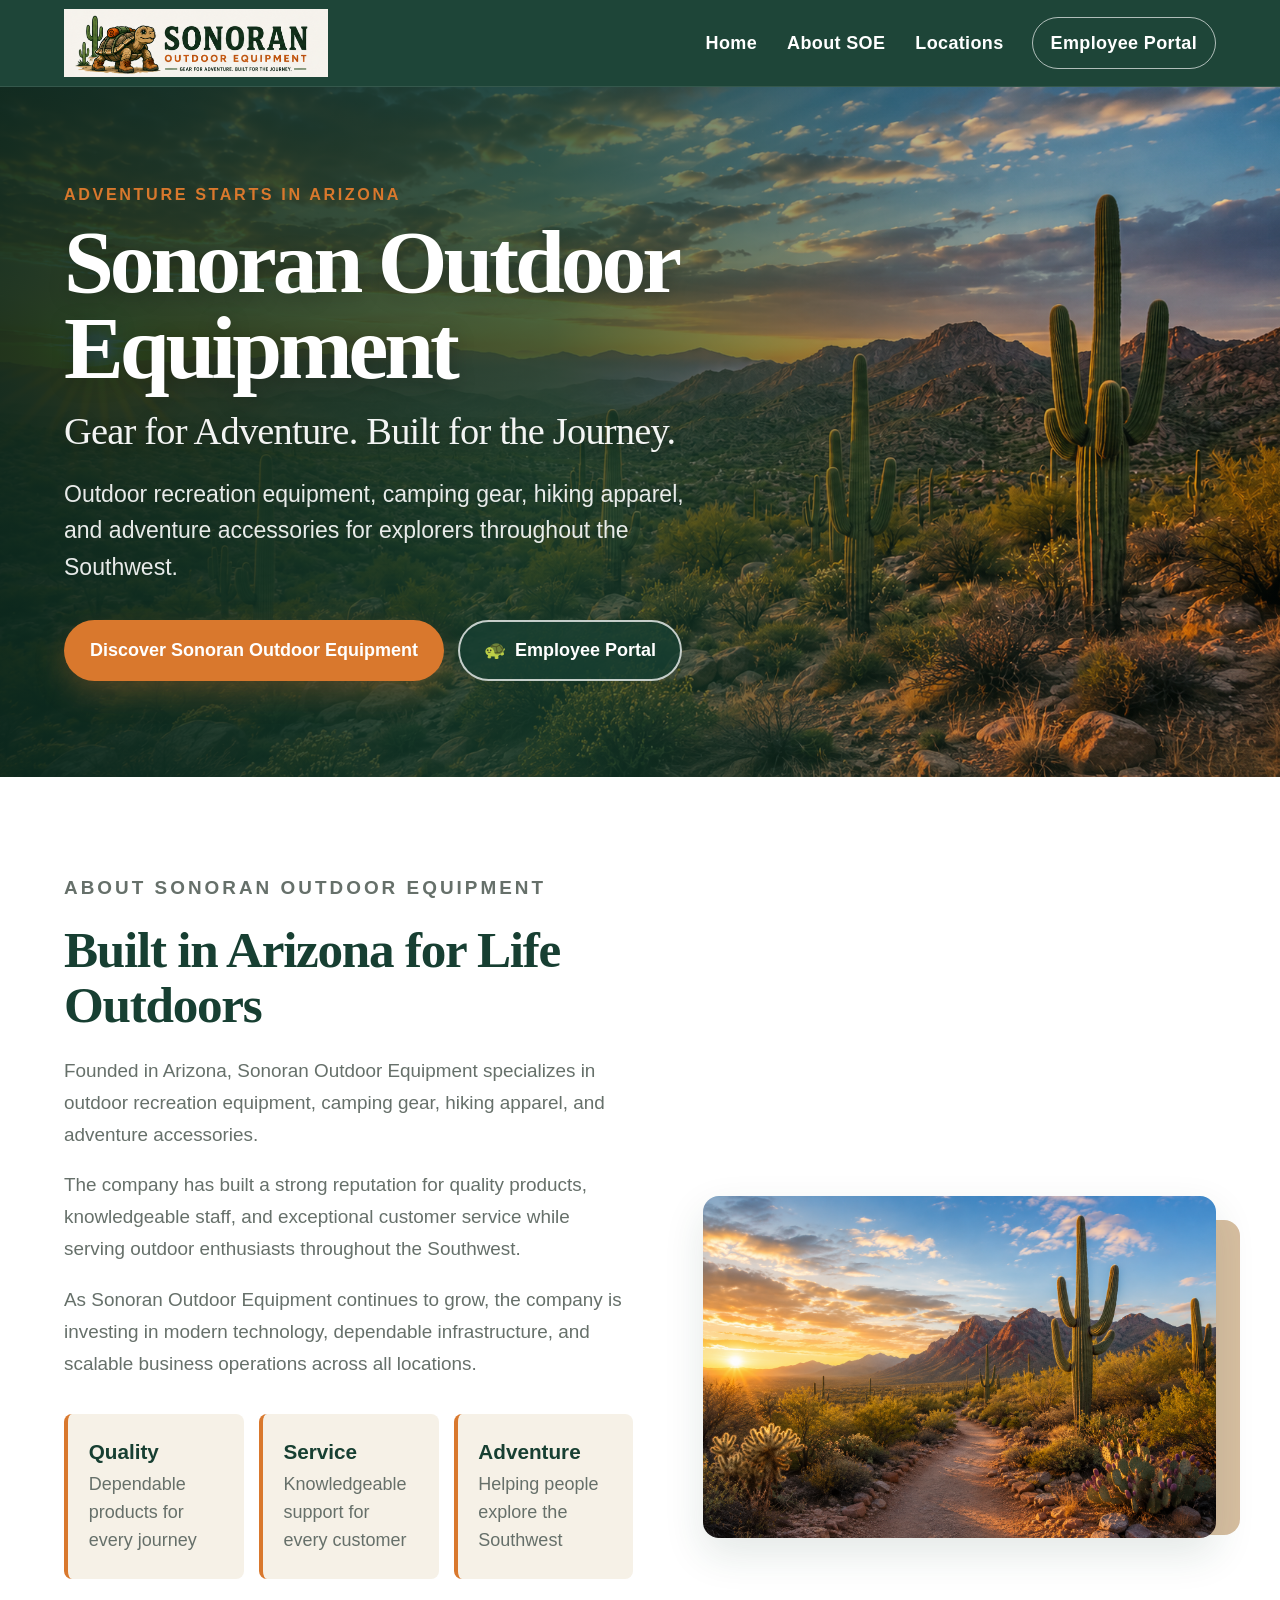
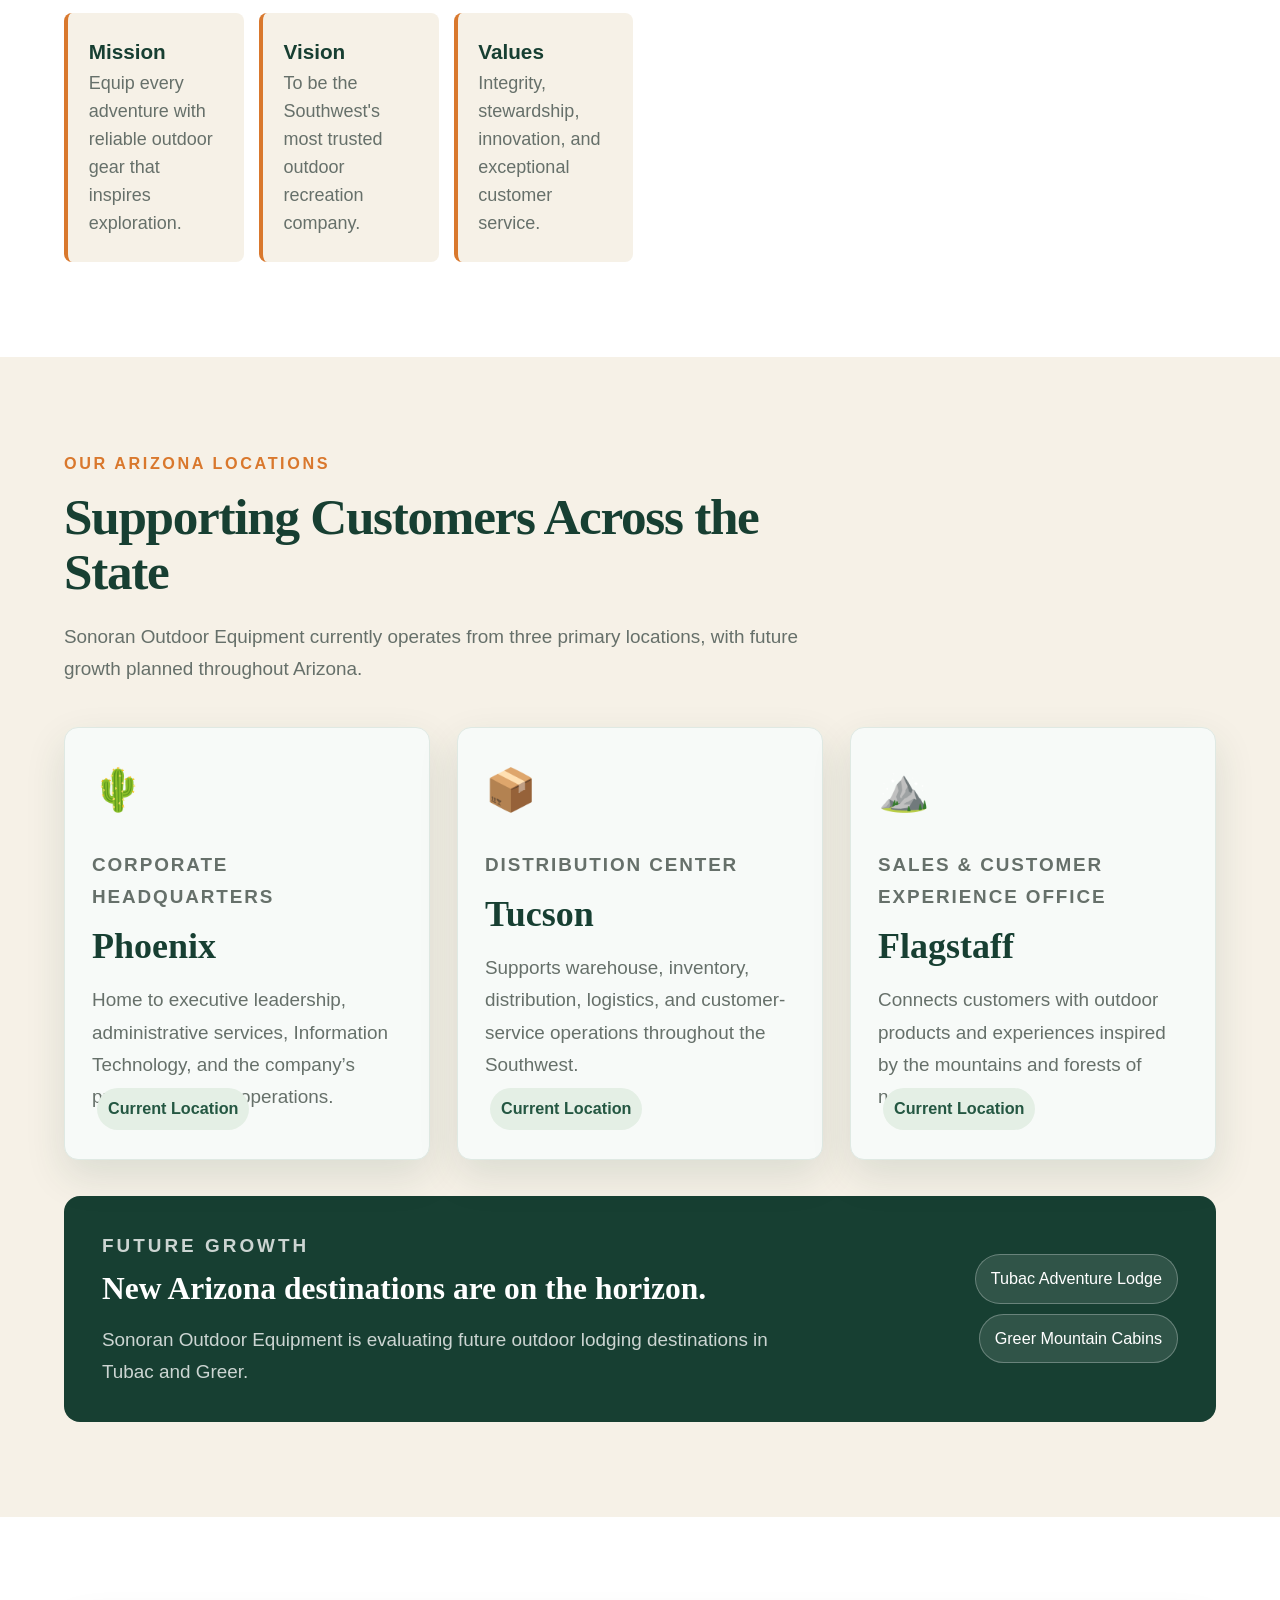
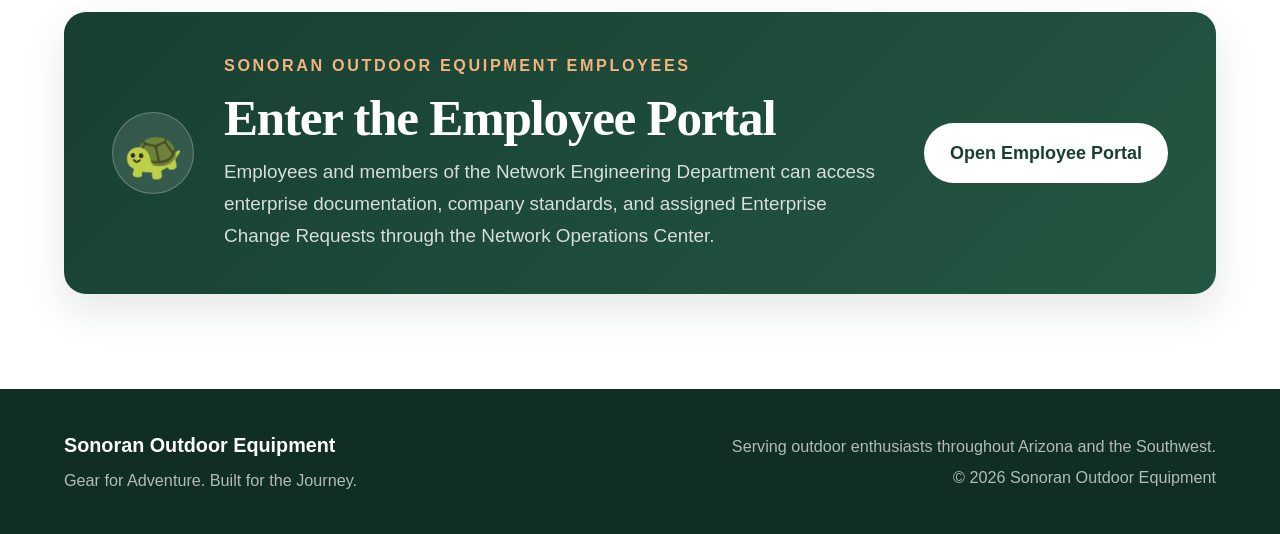
<file: index.html>
<!DOCTYPE html>
<html lang="en">
<head>
    <meta charset="UTF-8">

    <meta name="viewport" content="width=device-width, initial-scale=1.0">

    <meta
        name="description"
        content="Sonoran Outdoor Equipment provides outdoor recreation equipment, camping gear, hiking apparel, and adventure accessories throughout Arizona and the Southwest."
    >

    <title>Sonoran Outdoor Equipment</title>

    <link rel="stylesheet" href="style.css">
</head>

<body>
<a class="skip-link" href="#main-content">Skip to main content</a>
    
<header class="site-header">
    <div class="header-container">

        <a class="brand" href="#home" aria-label="Sonoran Outdoor Equipment home">
            <img
                src="guide-document-header.PNG"
                alt="Sonoran Outdoor Equipment"
                class="brand-logo"
            >
        </a>

        <nav class="main-nav" aria-label="Main navigation">
            <a href="#home">Home</a>
            <a href="#about">About SOE</a>
            <a href="#locations">Locations</a>
            <a class="portal-link" href="employee-portal.html">
                Employee Portal
            </a>
        </nav>

    </div>
</header>


<main id="main-content">

    <section id="home" class="hero">

        <div class="hero-overlay"></div>

        <div class="hero-content">

            <p class="hero-eyebrow">
                Adventure Starts in Arizona
            </p>

            <h1>
                Sonoran Outdoor Equipment 
            </h1>
            <p class="hero-tagline">
                Gear for Adventure. Built for the Journey.
            </p>
            
            <p class="hero-description">
                Outdoor recreation equipment, camping gear, hiking apparel,
                and adventure accessories for explorers throughout the Southwest.
            </p>

            <div class="hero-actions">

                <a class="button button-primary" href="#about">
                    Discover Sonoran Outdoor Equipment
                </a>

                <a class="button button-portal" href="employee-portal.html">
                    <span aria-hidden="true">🐢</span>
                    Employee Portal
                </a>

            </div>

        </div>

    </section>


    <section id="about" class="section about-section">

        <div class="section-container about-grid">

            <div class="about-content">
              
                <p class="section-label">
                    About Sonoran Outdoor Equipment
                </p>

                <h2>
                    Built in Arizona for Life Outdoors
                </h2>

                <p>
                    Founded in Arizona, Sonoran Outdoor Equipment specializes
                    in outdoor recreation equipment, camping gear, hiking apparel,
                    and adventure accessories.
                </p>

                <p>
                    The company has built a strong reputation for quality products,
                    knowledgeable staff, and exceptional customer service while
                    serving outdoor enthusiasts throughout the Southwest.
                </p>

                <p>
                    As Sonoran Outdoor Equipment continues to grow, the company
                    is investing in modern technology, dependable infrastructure,
                    and scalable business operations across all locations.
                </p>

                <div class="value-row">

                    <div class="value-item">
                        <strong>Quality</strong>
                        <span>Dependable products for every journey</span>
                    </div>

                    <div class="value-item">
                        <strong>Service</strong>
                        <span>Knowledgeable support for every customer</span>
                    </div>

                    <div class="value-item">
                        <strong>Adventure</strong>
                        <span>Helping people explore the Southwest</span>
                    </div>

                </div>   <!--end of first value-row quality,service,adventure-->

                <div class="value-row">   <!--start of 2nd value-row mission,vision,values-->

                    <div class="value-item">
                        <strong>Mission</strong>
                        <span>Equip every adventure with reliable outdoor gear that inspires exploration.</span>
                    </div>
                
                    <div class="value-item">
                        <strong>Vision</strong>
                        <span>To be the Southwest's most trusted outdoor recreation company.</span>
                    </div>
                
                    <div class="value-item">
                        <strong>Values</strong>
                        <span>Integrity, stewardship, innovation, and exceptional customer service.</span>
                    </div>

                </div>       <!--close of 2nd value-row mission,vision,values-->
                
            </div>    <!--end of about-content-->
            <div class="overview-image-wrapper">   <!--start image wrapper hiking trail-->
    <img
        src="homepage-hiking-trail.png"
        alt="Sonoran Desert hiking trail with saguaro cacti"
        class="overview-image"
    >
            </div>    <!--end image wrapper hiking trail-->

        </div>   <!--end of grid-->

    </section>


    <section id="locations" class="section locations-section">

        <div class="section-container">

            <div class="section-heading">

                <p class="section-label">
                    Our Arizona Locations
                </p>

                <h2>
                    Supporting Customers Across the State
                </h2>

                <p>
                    Sonoran Outdoor Equipment currently operates from three
                    primary locations, with future growth planned throughout Arizona.
                </p>

            </div>

            <div class="location-grid">

                <article class="location-card">

                    <div class="location-icon" aria-hidden="true">
                        🌵
                    </div>

                    <p class="location-type">
                        Corporate Headquarters
                    </p>

                    <h3>
                        Phoenix
                    </h3>

                    <p>
                        Home to executive leadership, administrative services,
                        Information Technology, and the company’s primary business operations.
                    </p>

                    <span class="location-status">
                        Current Location
                    </span>

                </article>


                <article class="location-card">

                    <div class="location-icon" aria-hidden="true">
                        📦
                    </div>

                    <p class="location-type">
                        Distribution Center
                    </p>

                    <h3>
                        Tucson
                    </h3>

                    <p>
                        Supports warehouse, inventory, distribution, logistics,
                        and customer-service operations throughout the Southwest.
                    </p>

                    <span class="location-status">
                        Current Location
                    </span>

                </article>


                <article class="location-card">

                    <div class="location-icon" aria-hidden="true">
                        ⛰️
                    </div>

                    <p class="location-type">
                        Sales & Customer Experience Office
                    </p>

                    <h3>
                        Flagstaff
                    </h3>

                    <p>
                        Connects customers with outdoor products and experiences
                        inspired by the mountains and forests of northern Arizona.
                    </p>

                    <span class="location-status">
                        Current Location
                    </span>

                </article>

            </div>

            <div class="future-growth">

                <div>
                    <p class="section-label">
                        Future Growth
                    </p>

                    <h3>
                        New Arizona destinations are on the horizon.
                    </h3>

                    <p>
                        Sonoran Outdoor Equipment is evaluating future outdoor
                        lodging destinations in Tubac and Greer.
                    </p>
                </div>

                <div class="future-location-list">
                    <span>Tubac Adventure Lodge</span>
                    <span>Greer Mountain Cabins</span>
                </div>

            </div>

        </div>

    </section>


    <section class="section employee-section">

        <div class="section-container">

            <div class="employee-panel">

                <div class="pace-mark" aria-hidden="true">
                    🐢
                </div>

                <div class="employee-copy">

                    <p class="section-label section-label-light">
                        Sonoran Outdoor Equipment Employees
                    </p>

                    <h2>
                        Enter the Employee Portal
                    </h2>

                    <p>
                        Employees and members of the Network Engineering Department
                        can access enterprise documentation, company standards,
                        and assigned Enterprise Change Requests through the
                        Network Operations Center.
                    </p>

                </div>

                <div class="employee-action">

                    <a class="button button-light" href="employee-portal.html">
                        Open Employee Portal
                    </a>

                </div>

            </div>

        </div>

    </section>

</main>


<footer class="site-footer">

    <div class="footer-container">

        <div>
            <strong>Sonoran Outdoor Equipment</strong>
            <p>Gear for Adventure. Built for the Journey.</p>
        </div>

        <div class="footer-right">
            <p>Serving outdoor enthusiasts throughout Arizona and the Southwest.</p>
            <p>&copy; 2026 Sonoran Outdoor Equipment</p>
        </div>

    </div>

</footer>

</body>
</html>
</file>
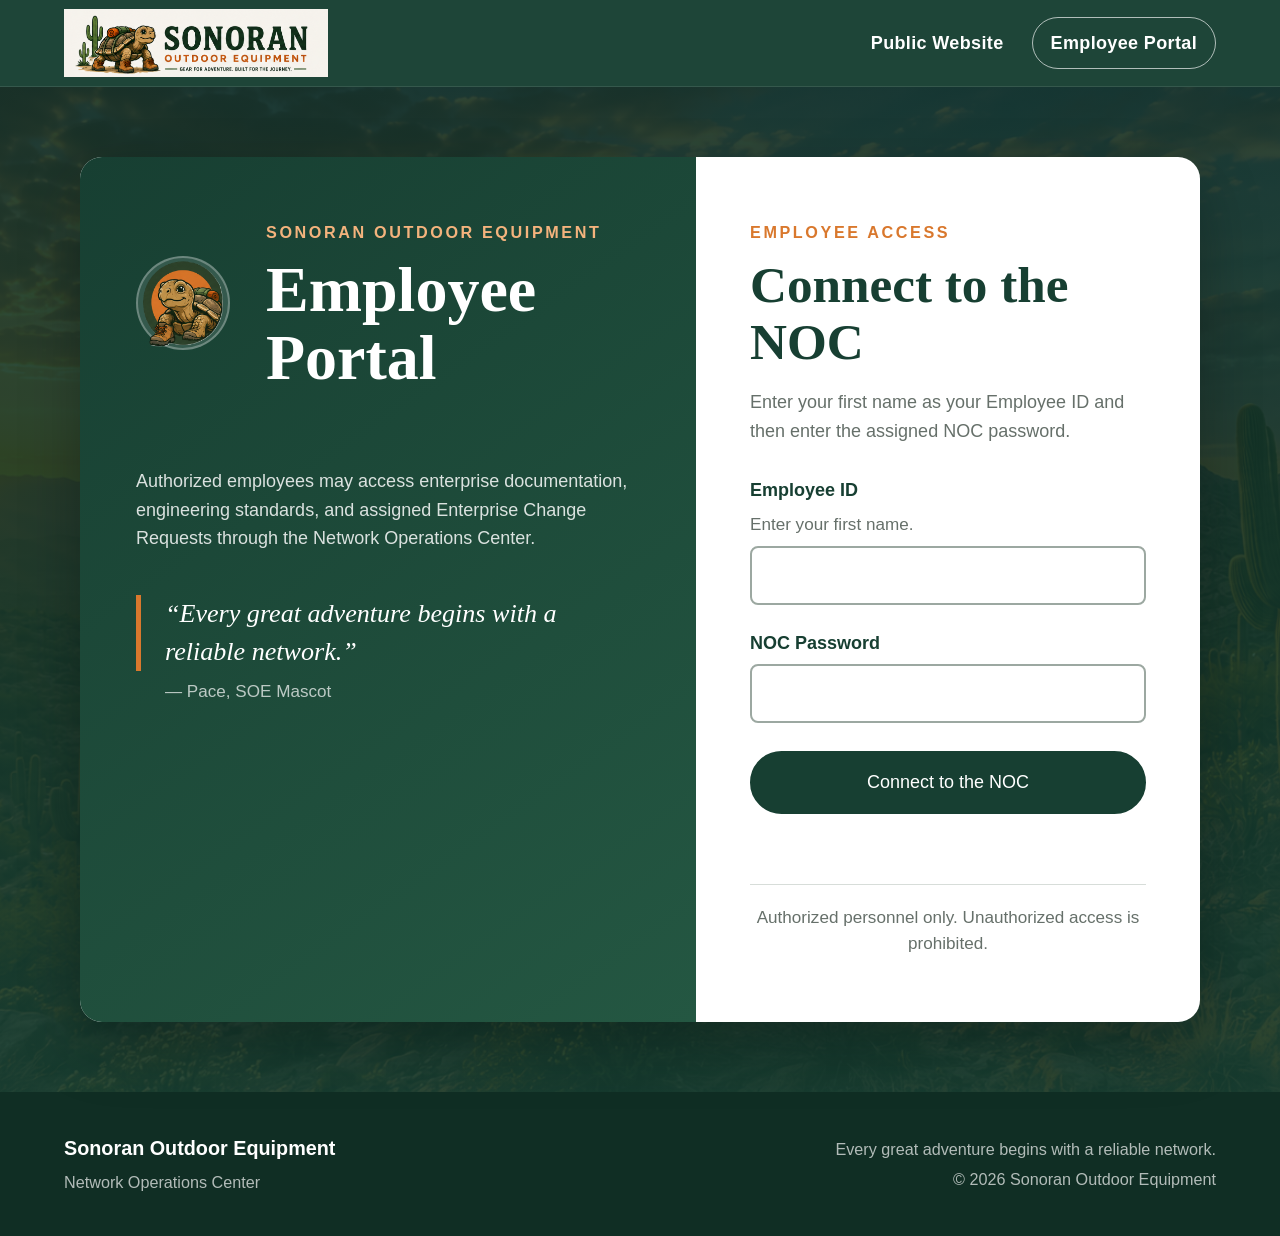
<file: employee-portal.html>
<!DOCTYPE html>
<html lang="en">
<head>
    <meta charset="UTF-8">

    <meta name="viewport" content="width=device-width, initial-scale=1.0">

    <meta
        name="description"
        content="Sonoran Outdoor Equipment Employee Portal and Network Operations Center."
    >

    <title>Employee Portal | Sonoran Outdoor Equipment</title>

    <link rel="stylesheet" href="style.css">
</head>

<body class="portal-body">

<a class="skip-link" href="#main-content">Skip to main content</a>

<header class="site-header">
    <div class="header-container">

        <a
            class="brand"
            href="index.html"
            aria-label="Return to the Sonoran Outdoor Equipment homepage"
        >
            <img
                src="guide-document-header.PNG"
                alt="Sonoran Outdoor Equipment"
                class="brand-logo"
            >
        </a>

        <nav class="main-nav" aria-label="Employee portal navigation">
            <a href="index.html">Public Website</a>
            <a class="portal-link" href="employee-portal.html">
                Employee Portal
            </a>
        </nav>

    </div>
</header>


<main id="main-content">

    <!-- Employee Portal Login -->
    <section id="login-screen" class="portal-login-section">

        <div class="portal-login-container">

            <div class="portal-welcome-panel">

           <div class="portal-header">

    <div class="pace-login-mark">
        <img src="pace-round-green-background.PNG"
             alt="Sonoran Outdoor Equipment Logo"
             class="portal-logo">
    </div>

    <div class="portal-title">

        <p class="portal-eyebrow">
            Sonoran Outdoor Equipment
        </p>

        <h1>
            Employee Portal
        </h1>

    </div>

</div>

                <p class="portal-introduction">
                    Authorized employees may access enterprise documentation,
                    engineering standards, and assigned Enterprise Change Requests
                    through the Network Operations Center.
                </p>

                <blockquote class="pace-quote">
                    “Every great adventure begins with a reliable network.”
                </blockquote>

                <p class="pace-attribution">
                    — Pace, SOE Mascot
                </p>

            </div>


            <div class="login-card">

                <p class="section-label">
                    Employee Access
                </p>

                <h2>
                    Connect to the NOC
                </h2>

                <p class="login-instructions">
                    Enter your first name as your Employee ID and then enter
                    the assigned NOC password.
                </p>

                <form id="portal-login-form">

                    <div class="form-group">

                        <label for="employee-name">
                            Employee ID
                        </label>

                        <span class="field-help" id="employee-name-help">
                            Enter your first name.
                        </span>

                        <input
                            type="text"
                            id="employee-name"
                            name="employee-name"
                            autocomplete="given-name"
                            aria-describedby="employee-name-help"
                            required
                        >

                    </div>


                    <div class="form-group">

                        <label for="noc-password">
                            NOC Password
                        </label>

                        <input
                            type="password"
                            id="noc-password"
                            name="noc-password"
                            autocomplete="current-password"
                            required
                        >

                    </div>


                    <button class="button login-button" type="submit">
                        Connect to the NOC
                    </button>


                    <p
                        id="login-message"
                        class="login-message"
                        role="status"
                        aria-live="polite"
                    ></p>

                </form>

                <p class="portal-notice">
                    Authorized personnel only. Unauthorized access is prohibited.
                </p>

            </div>

        </div>

    </section>


    <!-- Network Operations Center -->
    <section id="noc-screen" class="noc-screen" hidden>

        <div class="noc-banner">

            <div class="section-container noc-banner-content">

                <p class="portal-eyebrow">
                    Sonoran Outdoor Equipment
                </p>

                <h1>
                    Network Operations Center
                </h1>

                <p class="noc-welcome">
                    Welcome, <span id="employee-welcome-name">Junior Network Engineer</span>!
                </p>

                <p>
                    You are connected to the Sonoran Outdoor Equipment Network
                    Operations Center. Use this portal to access enterprise
                    documentation and assigned Enterprise Change Requests.
                </p>

            </div>   <!--END: NOC Banner Content-->

        </div>     <!--END: NOC Banner-->


<section class="orientation-section" id="network-engineer-orientation">
    <div class="orientation-heading">
        <p class="section-label">Employee Onboarding</p>
        <h2>Network Engineer Orientation</h2>
        <p>
            Welcome to the Sonoran Outdoor Equipment Enterprise Infrastructure team.
            Review each orientation section before beginning your first Enterprise
            Change Request.
        </p>
    </div>

    <div class="orientation-accordion">

        <!-- Company Overview -->
        <details class="orientation-card" open>
            <summary>
                <span class="orientation-icon" aria-hidden="true">🏢</span>

                <span class="orientation-title">
                    <span>Company Overview</span>
                    <small>Learn about Sonoran Outdoor Equipment and its locations.</small>
                </span>

                <span class="accordion-arrow" aria-hidden="true"></span>
            </summary>

            <div class="orientation-content">
                <p>
                    Sonoran Outdoor Equipment is an Arizona-based retailer specializing
                    in hiking, camping, climbing, and outdoor recreation equipment.
                    The company relies on a secure and dependable enterprise network
                    to support employees, customers, inventory systems, sales operations,
                    and communication between locations.
                </p>

                <p>
                    The company operates three locations across Arizona. The Phoenix
                    Headquarters provides centralized business and technology services,
                    including the company’s Internet connection. The Tucson Distribution
                    Center supports inventory and shipping operations, while the Flagstaff
                    Sales Retail Store serves customers in northern Arizona.
                </p>

                <figure class="locations-figure">
                    <img
                        src="soe-locations.png"
                        alt="Map of Arizona showing Sonoran Outdoor Equipment Headquarters in Phoenix, Distribution Center in Tucson, and Sales Retail Store in Flagstaff. The Internet connection enters through the Phoenix Headquarters."
                    >

                    <figcaption>
                        Sonoran Outdoor Equipment operates three connected locations
                        throughout Arizona.
                    </figcaption>
                </figure>

                <div class="location-grid">
                    <article class="location-card">
                        <h3>Headquarters</h3>
                        <p class="location-city">Phoenix, Arizona</p>
                        <p>
                            Corporate leadership, Information Technology, finance,
                            human resources, and centralized Internet services.
                        </p>
                    </article>

                    <article class="location-card">
                        <h3>Distribution Center</h3>
                        <p class="location-city">Tucson, Arizona</p>
                        <p>
                            Inventory management, warehouse operations, shipping,
                            receiving, and regional product distribution.
                        </p>
                    </article>

                    <article class="location-card">
                        <h3>Sales Retail Store</h3>
                        <p class="location-city">Flagstaff, Arizona</p>
                        <p>
                            Customer sales, product demonstrations, point-of-sale
                            services, and local inventory management.
                        </p>
                    </article>
                </div>
            </div>
        </details>

        <!-- Business Needs -->
        <details class="orientation-card">
            <summary>
                <span class="orientation-icon" aria-hidden="true">📊</span>

                <span class="orientation-title">
                    <span>Business Needs</span>
                    <small>Understand what the enterprise network must support.</small>
                </span>

                <span class="accordion-arrow" aria-hidden="true"></span>
            </summary>

            <div class="orientation-content">
                <p>
                    Sonoran Outdoor Equipment depends on its network infrastructure
                    to keep business operations running across all three locations.
                </p>

                <ul class="orientation-list">
                    <li>Reliable communication between company locations</li>
                    <li>Secure access to business systems and company resources</li>
                    <li>Real-time inventory and warehouse management</li>
                    <li>Dependable retail and point-of-sale operations</li>
                    <li>Centralized Internet access and network services</li>
                    <li>Remote monitoring and management of network devices</li>
                    <li>Scalable infrastructure that supports future growth</li>
                    <li>Business continuity during equipment or connection failures</li>
                </ul>
            </div>
        </details>

        <!-- Network Goals -->
        <details class="orientation-card">
            <summary>
                <span class="orientation-icon" aria-hidden="true">🎯</span>

                <span class="orientation-title">
                    <span>Network Goals</span>
                    <small>Review the priorities guiding the network modernization project.</small>
                </span>

                <span class="accordion-arrow" aria-hidden="true"></span>
            </summary>

            <div class="orientation-content">
                <p>
                    The Enterprise Infrastructure team is modernizing the company
                    network to improve security, reliability, visibility, and scalability.
                </p>

                <ul class="orientation-list">
                    <li>Provide IPv4 and IPv6 connectivity throughout the enterprise</li>
                    <li>Implement scalable dynamic routing between locations</li>
                    <li>Segment users and services with VLANs and access controls</li>
                    <li>Provide resilient gateways and redundant network services</li>
                    <li>Secure administrative access to infrastructure devices</li>
                    <li>Support centralized Internet access through Headquarters</li>
                    <li>Improve network monitoring and troubleshooting capabilities</li>
                    <li>Prepare the infrastructure for new departments and locations</li>
                </ul>
            </div>
        </details>

        <!-- Junior Network Engineer Role -->
        <details class="orientation-card">
            <summary>
                <span class="orientation-icon" aria-hidden="true">🧑‍💻</span>

                <span class="orientation-title">
                    <span>Your Role as a Junior Network Engineer</span>
                    <small>Learn what is expected of you on the infrastructure team.</small>
                </span>

                <span class="accordion-arrow" aria-hidden="true"></span>
            </summary>

            <div class="orientation-content">
                <p>
                    You have joined Sonoran Outdoor Equipment as a Junior Network
                    Engineer assigned to the Enterprise Infrastructure team. You will
                    work under the direction of senior engineers to implement and
                    validate approved network changes.
                </p>

                <ul class="orientation-list">
                    <li>Review each Enterprise Change Request before implementation</li>
                    <li>Configure routers, switches, and enterprise network services</li>
                    <li>Follow approved addressing, naming, and security standards</li>
                    <li>Verify connectivity before and after every network change</li>
                    <li>Use show commands and testing tools to validate operation</li>
                    <li>Troubleshoot unexpected results without making unauthorized changes</li>
                    <li>Document completed work and record validation evidence</li>
                    <li>Escalate unresolved risks or outages to senior engineering staff</li>
                </ul>

                <div class="orientation-callout">
                    <strong>Your responsibility:</strong>
                    Every course project represents work performed within a realistic
                    enterprise environment. Accuracy, documentation, validation, and
                    professional change-management practices are essential.
                </div>
            </div>
        </details>

        <!-- Enterprise Change Request Process -->
        <details class="orientation-card">
            <summary>
                <span class="orientation-icon" aria-hidden="true">📋</span>

                <span class="orientation-title">
                    <span>Enterprise Change Request Process</span>
                    <small>Follow the approved workflow for every network change.</small>
                </span>

                <span class="accordion-arrow" aria-hidden="true"></span>
            </summary>

            <div class="orientation-content">
                <p>
                    Network changes must be planned, approved, implemented, tested,
                    and documented. Each Enterprise Change Request follows the same
                    structured process.
                </p>

                <ol class="change-process">
                    <li>
                        <span class="process-number">1</span>
                        <div>
                            <h3>Review the Business Need</h3>
                            <p>
                                Understand the operational problem, technical requirement,
                                or expansion need driving the change.
                            </p>
                        </div>
                    </li>

                    <li>
                        <span class="process-number">2</span>
                        <div>
                            <h3>Review the Approved Change</h3>
                            <p>
                                Examine the scope, implementation requirements,
                                affected devices, risks, and validation criteria.
                            </p>
                        </div>
                    </li>

                    <li>
                        <span class="process-number">3</span>
                        <div>
                            <h3>Record the Current State</h3>
                            <p>
                                Complete required pre-change verification and document
                                the condition of the network before making changes.
                            </p>
                        </div>
                    </li>

                    <li>
                        <span class="process-number">4</span>
                        <div>
                            <h3>Implement the Change</h3>
                            <p>
                                Apply only the approved configurations and follow
                                the required implementation sequence.
                            </p>
                        </div>
                    </li>

                    <li>
                        <span class="process-number">5</span>
                        <div>
                            <h3>Validate Network Operation</h3>
                            <p>
                                Use connectivity tests, show commands, and technical
                                evidence to confirm that the change works as intended.
                            </p>
                        </div>
                    </li>

                    <li>
                        <span class="process-number">6</span>
                        <div>
                            <h3>Document and Close the Change</h3>
                            <p>
                                Save required evidence, update documentation, and
                                complete the Enterprise Validation Assessment.
                            </p>
                        </div>
                    </li>
                </ol>
            </div>
        </details>
        
    </div>
</section>

<!-- Enterprise Documentation -->
<section class="resource-section">

    <div class="section-container">   
 
<div class="resource-section-heading"> <!--create section heading for engineering resources-->

    <p class="section-label">
        Engineering Resources
    </p>

    <h2 class="portal-section-title">
    Enterprise Documentation
    </h2>

    <p>
        Review the engineering standards, planning documents, and other
        enterprise resources before implementing an approved network change.
    </p>

</div>   <!--close the Engineering Resources heading section-->

<div class="document-grid">
         
                    <article class="document-card">

                        <p class="document-type">
                            Required Standard
                        </p>

                        <h3>
                            Enterprise Network Standards Guide
                        </h3>

                        <p>
                            Review enterprise naming conventions, VLAN standards,
                            security requirements, device standards, and
                            documentation expectations.
                        </p>

                        <a class="button button-primary" 
                            href="downloads/SOE - Enterprise_Network_Standards_Guide.docx"
                            download
                        >
                            Download Standards Guide
                        </a>

                    </article>


                    <article class="document-card">

                        <p class="document-type">
                            Required Planning Document
                        </p>

                        <h3>
                            Enterprise IP Addressing Plan
                        </h3>

                        <p>
                            Develop and maintain the enterprise IPv4, IPv6, VLSM,
                            VLAN, interface, and default-gateway assignments.
                        </p>

                        <a class="button button-primary" 
                            href="downloads/SOE - Enterprise_IP_Address_Plan.docx"
                            download
                        >
                            Download Addressing Plan
                        </a>

                    </article>

<article class="document-card">

    <p class="document-type">
        Required Packet Tracer Activity
    </p>

    <h3>
        SOE Technician Initial Deployment
    </h3>

    <p>
        Download the initial enterprise Packet Tracer activity used to complete
        ECR-001 and ECR-002.
    </p>

    <a class="button button-primary"
        href="downloads/SOE_Technician_Initial_Deployment.pka"
        download
    >
        Download Packet Tracer Activity
    </a>

</article>

    
                </div>   <!-- END: Document Grid -->

            </div>      <!--END: Enterprise Documentation Container -->

        </section>    <!--Enterprise documentation section ends-->


        <section class="section noc-ecr-section">    <!--Open ECR documentation section-->

            <div class="section-container">

                <p class="section-label">
                    Network Engineering Department
                </p>

                <h2 class="portal-section-title">
                    Open Enterprise Change Requests
                </h2>

                <p class="noc-section-intro">
                    Select the assigned change request, review the business
                    requirements, and complete the approved implementation.
                </p>


                <div class="ecr-grid">

                    <article class="ecr-card">
                        <span class="ticket-status">Open</span>
                        <p class="ticket-number">ECR-001</p>
                        <h3>Enterprise Network Foundation</h3>
                        <a class="button ticket-button" href="downloads/SOE - ECR-001 - Initial Deployment.docx">
                            Download Change Request
                        </a>
                    </article>


                    <article class="ecr-card">
                        <span class="ticket-status">Open</span>
                        <p class="ticket-number">ECR-002</p>
                        <h3>IPv6 Enterprise Deployment</h3>
                        <a class="button ticket-button" href="downloads/SOE - ECR-002 - IPv6 Address Deployment.docx">
                            Download Change Request
                        </a>
                    </article>


                    <article class="ecr-card">
                        <span class="ticket-status">Open</span>
                        <p class="ticket-number">ECR-003</p>
                        <h3>OSPFv2 Enterprise Migration</h3>
                        <a class="button ticket-button" href="downloads/SOE - ECR-003 - OSPFv2.docx">
                            Download Change Request
                        </a>
                    </article>


                    <article class="ecr-card">
                        <span class="ticket-status">Open</span>
                        <p class="ticket-number">ECR-004</p>
                        <h3>OSPFv3 IPv6 Deployment</h3>
                        <a class="button ticket-button" href="downloads/SOE - ECR-004 - OSPFv3.docx">
                            Download Change Request
                        </a>
                    </article>


                    <article class="ecr-card">
                        <span class="ticket-status">Open</span>
                        <p class="ticket-number">ECR-005</p>
                        <h3>Enterprise Layer 2 Security</h3>
                        <a class="button ticket-button" href="downloads/SOE - ECR-005 - Secure Network Access.docx ">
                            Download Change Request
                        </a>
                    </article>


                    <article class="ecr-card">
                        <span class="ticket-status">Open</span>
                        <p class="ticket-number">ECR-006</p>
                        <h3>DHCP and Stateless DHCPv6 Deployment</h3>
                        <a class="button ticket-button" href="downloads/SOE - ECR-006 - DHCP.docx">
                            Download Change Request
                        </a>
                    </article>


                    <article class="ecr-card">
                        <span class="ticket-status">Open</span>
                        <p class="ticket-number">ECR-007</p>
                        <h3>Enterprise Access Control Lists</h3>
                        <a class="button ticket-button" href="downloads/SOE - ECR-007 - ACLs.docx">
                            Download Change Request
                        </a>
                    </article>


                    <article class="ecr-card">
                        <span class="ticket-status">Open</span>
                        <p class="ticket-number">ECR-008</p>
                        <h3>Enterprise Network Expansion</h3>
                        <a class="button ticket-button" href="downloads/SOE - ECR-008 - HSRP.docx">
                            Download Change Request
                        </a>
                    </article>


                    <article class="ecr-card">
                        <span class="ticket-status">Open</span>
                        <p class="ticket-number">ECR-009</p>
                        <h3>Network Address Translation</h3>
                        <a class="button ticket-button" href="downloads/SOE - ECR-009 - PAT.docx">
                            Download Change Request
                        </a>
                    </article>


                    <article class="ecr-card">
                        <span class="ticket-status">Open</span>
                        <p class="ticket-number">ECR-010</p>
                        <h3>Enterprise WAN Deployment</h3>
                        <a class="button ticket-button" href="downloads/SOE - ECR-010 - WAN.docx">
                            Download Change Request
                        </a>
                    </article>


                    <article class="ecr-card">
                        <span class="ticket-status">Open</span>
                        <p class="ticket-number">ECR-011</p>
                        <h3>GRE Tunnel Deployment</h3>
                        <a class="button ticket-button" href="downloads/SOE - ECR-011 - GRE.docx">
                            Download Change Request
                        </a>
                    </article>

                    
                    <article class="ecr-card">
                        <span class="ticket-status">Open</span>
                        <p class="ticket-number">ECR-012</p>
                        <h3>Enterprise Network Management</h3>
                        <a class="button ticket-button" href="downloads/SOE - ECR-012 - Network Management.docx">
                            Download Change Request
                        </a>
                    </article>

                </div>    <!--END: ECR Card Grid-->

            </div>       <!--END: ECR Section Container-->

        </section>    <!--END: Open Enterprise Change Requests-->

    </section>     <!--END: Protected Network Operations Center-->

</main>


<footer class="site-footer">

    <div class="footer-container">

        <div>
            <strong>Sonoran Outdoor Equipment</strong>
            <p>Network Operations Center</p>
        </div>

        <div class="footer-right">
            <p>Every great adventure begins with a reliable network.</p>
            <p>&copy; 2026 Sonoran Outdoor Equipment</p>
        </div>

    </div>

</footer>


<script>
    const loginForm = document.getElementById("portal-login-form");
    const employeeNameInput = document.getElementById("employee-name");
    const passwordInput = document.getElementById("noc-password");
    const loginMessage = document.getElementById("login-message");
    const loginScreen = document.getElementById("login-screen");
    const nocScreen = document.getElementById("noc-screen");
    const welcomeName = document.getElementById("employee-welcome-name");

    loginForm.addEventListener("submit", function (event) {
        event.preventDefault();

        const employeeName = employeeNameInput.value.trim();
        const nocPassword = passwordInput.value;

        if (employeeName === "") {
            loginMessage.textContent =
                "Please enter your first name as your Employee ID.";

            employeeNameInput.focus();
            return;
        }

        if (nocPassword.toLowerCase() !== "pace") {
            loginMessage.textContent =
                "The NOC password could not be verified. Please try again.";

            passwordInput.value = "";
            passwordInput.focus();
            return;
        }

        loginMessage.textContent =
            "Connection established. Loading the Network Operations Center.";

        welcomeName.textContent = employeeName;

        window.setTimeout(function () {
            loginScreen.hidden = true;
            nocScreen.hidden = false;

            document.title =
                "Network Operations Center | Sonoran Outdoor Equipment";

            nocScreen.setAttribute("tabindex", "-1");
            nocScreen.focus({ preventScroll: true });

            window.setTimeout(function () {
                nocScreen.scrollIntoView({
                    behavior: "smooth",
                    block: "start"
                });
            }, 100);
            
        }, 700);
    });
</script>

</body>
</html>
</file>
<file: style.css>
:root {
    --forest-dark: #173f32;
    --forest: #245742;
    --sage: #6f8f64;
    --orange: #d9782d;
    --orange-dark: #b95f1e;
    --sand: #d7bea0;
    --cream: #f6f1e7;
    --cream-dark: #eee5d5;
    --brown: #755036;
    --white: #ffffff;
    --text: #2f3833;
    --text-light: #66706a;
    --shadow: 0 16px 40px rgba(23, 63, 50, 0.12);
    --radius: 16px;
}

* {
    box-sizing: border-box;
}

html {
    scroll-behavior: smooth;
}

body {
    margin: 0;
    font-family:
        Inter,
        "Segoe UI",
        Arial,
        Helvetica,
        sans-serif;
    background: var(--cream);
    color: var(--text);
    line-height: 1.65;
}

img {
    max-width: 100%;
}

a {
    color: inherit;
}

.site-header {
    position: sticky;
    top: 0;
    z-index: 1000;
    background: rgba(23, 63, 50, 0.97);
    border-bottom: 1px solid rgba(255, 255, 255, 0.1);
    backdrop-filter: blur(10px);
}

.header-container {
    width: min(1200px, 90%);
    min-height: 86px;
    margin: 0 auto;
    display: flex;
    align-items: center;
    justify-content: space-between;
    gap: 32px;
}

.brand {
    display: flex;
    align-items: center;
    text-decoration: none;
}

.brand-logo {
    width: min(370px, 45vw);
    max-height: 68px;
    object-fit: contain;
    object-position: left center;
}

.main-nav {
    display: flex;
    align-items: center;
    gap: 26px;
}

.main-nav a {
    color: var(--white);
    text-decoration: none;
    font-size: 0.96rem;
    font-weight: 700;
    letter-spacing: 0.02em;
    padding: 10px 2px;
    transition:
        color 0.2s ease,
        transform 0.2s ease;
}

.main-nav a:hover {
    color: #f1b27d;
    transform: translateY(-1px);
}

.main-nav .portal-link {
    padding: 11px 18px;
    border: 1px solid rgba(255, 255, 255, 0.65);
    border-radius: 999px;
}

.main-nav .portal-link:hover {
    background: var(--white);
    color: var(--forest-dark);
}

.hero {
    position: relative;
    min-height: 690px;
    display: flex;
    align-items: center;
    background:
        url("hero-background.png")
        center center / cover
        no-repeat;
    overflow: hidden;
}

.hero-overlay {
    position: absolute;
    inset: 0;
    background:
        linear-gradient(
            90deg,
            rgba(12, 42, 31, 0.91) 0%,
            rgba(20, 62, 45, 0.76) 43%,
            rgba(20, 62, 45, 0.2) 78%,
            rgba(20, 62, 45, 0.08) 100%
        );
}

.hero-content {
    position: relative;
    z-index: 1;
    width: min(1200px, 90%);
    margin: 0 auto;
    padding: 95px 0;
    color: var(--white);
}

.hero-eyebrow,
.section-label {
    margin: 0 0 13px;
    color: var(--orange);
    font-size: 0.78rem;
    font-weight: 800;
    letter-spacing: 0.16em;
    text-transform: uppercase;
}

.hero h1 {
    max-width: 760px;
    margin: 0;
    font-family:
        Georgia,
        "Times New Roman",
        serif;
    font-size: clamp(3.2rem, 7vw, 6.6rem);
    line-height: 0.96;
    letter-spacing: -0.045em;
    text-shadow: 0 4px 20px rgba(0, 0, 0, 0.25);
}
.hero-tagline {
    max-width: 760px;
    margin: 18px 0 0;
    font-family:
        Georgia,
        "Times New Roman",
        serif;
    font-size: clamp(1.6rem, 3vw, 2.4rem);
    line-height: 1.15;
    letter-spacing: -0.02em;
    color: rgba(255, 255, 255, 0.95);
    text-shadow: 0 3px 14px rgba(0, 0, 0, 0.25);
}
.hero-description {
    max-width: 660px;
    margin: 22px 0 34px;
    font-size: clamp(1.05rem, 2vw, 1.28rem);
    color: rgba(255, 255, 255, 0.9);
}

.hero-actions {
    display: flex;
    flex-wrap: wrap;
    gap: 14px;
}

.button {
    display: inline-flex;
    align-items: center;
    justify-content: center;
    gap: 9px;
    min-height: 50px;
    padding: 14px 24px;
    border: 2px solid transparent;
    border-radius: 999px;
    text-decoration: none;
    font-weight: 800;
    transition:
        transform 0.2s ease,
        background 0.2s ease,
        border-color 0.2s ease,
        color 0.2s ease,
        box-shadow 0.2s ease;
}

.button:hover {
    transform: translateY(-3px);
}

.button-primary {
    background: var(--orange);
    color: var(--white);
    box-shadow: 0 12px 30px rgba(217, 120, 45, 0.28);
}

.button-primary:hover {
    background: var(--orange-dark);
}

.button-portal {
    background: rgba(23, 63, 50, 0.84);
    border-color: rgba(255, 255, 255, 0.75);
    color: var(--white);
}

.button-portal:hover {
    background: var(--white);
    color: var(--forest-dark);
}

.section {
    padding: 95px 0;
}

.section-container {
    width: min(1200px, 90%);
    margin: 0 auto;
}

.about-section {
    background: var(--white);
}

.about-grid {
    display: grid;
    grid-template-columns: 1fr 0.9fr;
    gap: 70px;
    align-items: center;
}

.about-content h2,
.section-heading h2,
.employee-copy h2,
.resource-section-heading h2 {
    margin: 0 0 22px;
    color: var(--forest-dark);
    font-family:
        Georgia,
        "Times New Roman",
        serif;
    font-size: clamp(2.3rem, 4vw, 3.7rem);
    line-height: 1.08;
    letter-spacing: -0.025em;
}

.about-content p {
    margin: 0 0 18px;
    font-size: 1.05rem;
    color: var(--text-light);
}

.value-row {
    display: grid;
    grid-template-columns: repeat(3, 1fr);
    gap: 15px;
    margin-top: 34px;
}

.value-item {
    padding: 19px 16px;
    background: var(--cream);
    border-left: 4px solid var(--orange);
    border-radius: 8px;
}

.value-item strong,
.value-item span {
    display: block;
}

.value-item strong {
    color: var(--forest-dark);
    margin-bottom: 5px;
}

.value-item span {
    font-size: 0.88rem;
    color: var(--text-light);
}

.overview-image-wrapper {
    position: relative;
}

.overview-image-wrapper::before {
    content: "";
    position: absolute;
    top: 24px;
    right: -24px;
    width: 92%;
    height: 92%;
    background: var(--sand);
    border-radius: var(--radius);
}

.overview-image {
    position: relative;
    z-index: 1;
    display: block;
    width: 100%;
    border-radius: var(--radius);
    box-shadow: var(--shadow);
}

.locations-section {
    background: var(--cream);
}

.section-heading {
    max-width: 760px;
    margin-bottom: 42px;
}

.section-heading p:last-child {
    font-size: 1.08rem;
    color: var(--text-light);
}

.location-grid {
    display: grid;
    grid-template-columns: repeat(3, 1fr);
    gap: 24px;
}

.location-card {
    position: relative;
    min-height: 350px;
    padding: 32px;
    background: var(--white);
    border-top: 7px solid var(--orange);
    border-radius: var(--radius);
    box-shadow: var(--shadow);
    transition:
        transform 0.25s ease,
        box-shadow 0.25s ease;
}

.location-card:hover {
    transform: translateY(-7px);
    box-shadow: 0 20px 45px rgba(23, 63, 50, 0.17);
}

.location-icon {
    margin-bottom: 23px;
    font-size: 2.3rem;
}

.location-type {
    margin: 0 0 3px;
    color: var(--orange);
    font-size: 0.72rem;
    font-weight: 800;
    letter-spacing: 0.1em;
    text-transform: uppercase;
}

.location-card h3 {
    margin: 0 0 14px;
    color: var(--forest-dark);
    font-family:
        Georgia,
        "Times New Roman",
        serif;
    font-size: 2rem;
}

.location-card p {
    color: var(--text-light);
}

.location-status {
    position: absolute;
    left: 32px;
    bottom: 29px;
    display: inline-block;
    padding: 7px 11px;
    background: #e4efe5;
    color: var(--forest);
    border-radius: 999px;
    font-size: 0.77rem;
    font-weight: 800;
}

.future-growth {
    margin-top: 36px;
    padding: 34px 38px;
    display: flex;
    align-items: center;
    justify-content: space-between;
    gap: 35px;
    background: var(--forest-dark);
    color: var(--white);
    border-radius: var(--radius);
}

.future-growth h3 {
    margin: 0 0 8px;
    font-family:
        Georgia,
        "Times New Roman",
        serif;
    font-size: 1.75rem;
}

.future-growth p {
    margin: 0;
    color: rgba(255, 255, 255, 0.78);
}

.future-location-list {
    display: flex;
    flex-wrap: wrap;
    justify-content: flex-end;
    gap: 10px;
}

.future-location-list span {
    padding: 10px 15px;
    background: rgba(255, 255, 255, 0.11);
    border: 1px solid rgba(255, 255, 255, 0.28);
    border-radius: 999px;
    white-space: nowrap;
}

.employee-section {
    background: var(--white);
}

.employee-panel {
    display: grid;
    grid-template-columns: auto 1fr auto;
    align-items: center;
    gap: 30px;
    padding: 42px 48px;
    background:
        linear-gradient(
            135deg,
            var(--forest-dark),
            var(--forest)
        );
    color: var(--white);
    border-radius: 22px;
    box-shadow: var(--shadow);
}

.pace-mark {
    width: 82px;
    height: 82px;
    display: grid;
    place-items: center;
    background: rgba(255, 255, 255, 0.12);
    border: 1px solid rgba(255, 255, 255, 0.25);
    border-radius: 50%;
    font-size: 2.7rem;
}

.section-label-light {
    color: #f4b37d;
}

.employee-copy h2 {
    margin-bottom: 10px;
    color: var(--white);
    font-size: clamp(2rem, 4vw, 3rem);
}

.employee-copy p:last-child {
    max-width: 720px;
    margin: 0;
    color: rgba(255, 255, 255, 0.82);
}

.button-light {
    background: var(--white);
    color: var(--forest-dark);
    white-space: nowrap;
}

.button-light:hover {
    background: var(--orange);
    color: var(--white);
}
/* ==========================================================
   NETWORK ENGINEER ORIENTATION
   ========================================================== */
.orientation-section {
    margin: 4rem 0;
}

.orientation-heading {
    max-width: 900px;
    margin: 0 auto 2.5rem;
    text-align: center;
}

.orientation-heading h2 {
    margin: 0.5rem 0 1rem;
    color: var(--forest-dark);
    font-size: 2.2rem;
}

.orientation-heading p {
    color: #555;
    font-size: 1.05rem;
    line-height: 1.8;
}

.orientation-accordion {
    display: flex;
    flex-direction: column;
    gap: 1rem;
}

.orientation-card {
    overflow: hidden;
    background: var(--white);
    border: 1px solid #d9e4dd;
    border-radius: 16px;
    box-shadow: var(--shadow);
    transition:
        transform 0.25s ease,
        box-shadow 0.25s ease;
}

.orientation-card:hover {
    transform: translateY(-2px);
}

.orientation-card[open] {
    box-shadow: 0 12px 32px rgba(16, 46, 36, 0.12);
}

.orientation-card summary {
    display: flex;
    align-items: center;
    gap: 1.25rem;
    padding: 1.35rem 1.5rem;
    background: #f7faf8;
    cursor: pointer;
    list-style: none;
}

.orientation-card summary::-webkit-details-marker {
    display: none;
}

.orientation-card summary:focus-visible {
    outline: 3px solid var(--orange);
    outline-offset: -3px;
}

.orientation-icon {
    flex-shrink: 0;
    font-size: 1.8rem;
}

.orientation-title {
    display: flex;
    flex: 1;
    flex-direction: column;
}

.orientation-title span:first-child {
    color: var(--forest-dark);
    font-size: 1.2rem;
    font-weight: 700;
}

.orientation-title small {
    margin-top: 0.25rem;
    color: #666;
    font-size: 0.9rem;
    font-weight: 400;
}

.accordion-arrow {
    width: 12px;
    height: 12px;
    flex-shrink: 0;
    border-right: 2px solid var(--forest);
    border-bottom: 2px solid var(--forest);
    transform: rotate(45deg);
    transition: transform 0.25s ease;
}

.orientation-card[open] .accordion-arrow {
    transform: rotate(225deg);
}

.orientation-content {
    padding: 2rem;
}

.orientation-content p {
    color: #444;
    line-height: 1.8;
}

.locations-figure {
    margin: 2rem auto;
    text-align: center;
}

.locations-figure img {
    display: block;
    width: 100%;
    max-width: 900px;
    margin: 0 auto;
    border-radius: 14px;
    box-shadow: 0 10px 30px rgba(16, 46, 36, 0.12);
}

.locations-figure figcaption {
    margin-top: 0.75rem;
    color: #777;
    font-size: 0.9rem;
}

.location-grid {
    display: grid;
    grid-template-columns: repeat(auto-fit, minmax(240px, 1fr));
    gap: 1.5rem;
    margin-top: 2rem;
}

.location-card {
    padding: 1.5rem;
    background: #f7faf8;
    border: 1px solid #dfe9e3;
    border-radius: 14px;
}

.location-card h3 {
    margin: 0 0 0.4rem;
    color: var(--forest-dark);
}

.location-card p {
    margin-top: 0;
}

.location-city {
    margin-bottom: 0.75rem;
    color: var(--orange);
    font-weight: 700;
}

.orientation-list {
    margin-top: 1.25rem;
    padding-left: 1.4rem;
}

.orientation-list li {
    margin-bottom: 0.85rem;
    line-height: 1.7;
}

.orientation-list li::marker {
    color: var(--orange);
}

.orientation-callout {
    margin-top: 2rem;
    padding: 1.25rem 1.5rem;
    background: #f3f8f5;
    border-left: 5px solid var(--orange);
    border-radius: 10px;
    color: #333;
    line-height: 1.7;
}

.orientation-callout strong {
    color: var(--forest-dark);
}

.change-process {
    margin: 2rem 0 0;
    padding: 0;
    list-style: none;
}

.change-process li {
    display: flex;
    gap: 1.25rem;
    margin-bottom: 2rem;
}

.process-number {
    display: flex;
    width: 42px;
    height: 42px;
    flex-shrink: 0;
    align-items: center;
    justify-content: center;
    background: var(--forest);
    color: var(--white);
    border-radius: 50%;
    font-weight: 700;
}

.change-process h3 {
    margin: 0 0 0.35rem;
    color: var(--forest-dark);
}

.change-process p {
    margin: 0;
}

@media (max-width: 768px) {
    .orientation-section {
        margin: 3rem 0;
    }

    .orientation-heading h2 {
        font-size: 1.8rem;
    }

    .orientation-card summary {
        gap: 0.9rem;
        padding: 1.1rem;
    }

    .orientation-title small {
        display: none;
    }

    .orientation-content {
        padding: 1.5rem;
    }

    .change-process li {
        flex-direction: column;
        gap: 0.75rem;
    }
}





.site-footer {
    padding: 40px 0;
    background: #102e24;
    color: var(--white);
}

.footer-container {
    width: min(1200px, 90%);
    margin: 0 auto;
    display: flex;
    justify-content: space-between;
    gap: 40px;
}

.site-footer strong {
    font-size: 1.1rem;
}

.site-footer p {
    margin: 5px 0 0;
    color: rgba(255, 255, 255, 0.68);
    font-size: 0.9rem;
}

.footer-right {
    max-width: 490px;
    text-align: right;
}

@media (max-width: 980px) {

    .header-container {
        padding: 15px 0;
        flex-direction: column;
        gap: 12px;
    }

    .brand-logo {
        width: min(400px, 80vw);
    }

    .main-nav {
        flex-wrap: wrap;
        justify-content: center;
        gap: 14px 22px;
    }

    .hero {
        min-height: 640px;
    }

    .about-grid {
        grid-template-columns: 1fr;
    }

    .overview-image-wrapper {
        max-width: 720px;
    }

    .location-grid {
        grid-template-columns: 1fr;
    }

    .location-card {
        min-height: auto;
        padding-bottom: 82px;
    }

    .future-growth {
        align-items: flex-start;
        flex-direction: column;
    }

    .future-location-list {
        justify-content: flex-start;
    }

    .employee-panel {
        grid-template-columns: auto 1fr;
    }

    .employee-action {
        grid-column: 1 / -1;
    }
}

@media (max-width: 680px) {

    .section {
        padding: 72px 0;
    }

    .main-nav {
        font-size: 0.9rem;
    }

    .hero {
        min-height: 620px;
        background-position: 58% center;
    }

    .hero-overlay {
        background: rgba(18, 57, 42, 0.8);
    }

    .hero-content {
        padding: 80px 0;
    }

    .hero h1 {
        font-size: clamp(3rem, 15vw, 4.6rem);
    }

    .hero-actions {
        flex-direction: column;
        align-items: stretch;
    }

    .button {
        width: 100%;
        text-align: center;
    }

    .value-row {
        grid-template-columns: 1fr;
    }

    .overview-image-wrapper::before {
        display: none;
    }

    .future-growth {
        padding: 28px;
    }

    .employee-panel {
        grid-template-columns: 1fr;
        padding: 34px 26px;
        text-align: center;
    }

    .pace-mark {
        margin: 0 auto;
    }

    .footer-container {
        flex-direction: column;
    }

    .footer-right {
        text-align: left;
    }
}

/* ==========================================================
   Accessibility
   ========================================================== */

.skip-link {
    position: absolute;
    top: -60px;
    left: 16px;
    z-index: 2000;
    padding: 12px 18px;
    background: var(--white);
    color: var(--forest-dark);
    border: 3px solid var(--orange);
    border-radius: 6px;
    font-weight: bold;
    text-decoration: none;
}

.skip-link:focus {
    top: 16px;
}

a:focus-visible,
button:focus-visible {
    outline: 4px solid #FFD166;
    outline-offset: 4px;
    border-radius: 5px;
}

section {
    scroll-margin-top: 120px;
}

@media (prefers-reduced-motion: reduce) {

    html {
        scroll-behavior: auto;
    }

    *,
    *::before,
    *::after {
        transition-duration: 0.01ms !important;
        animation-duration: 0.01ms !important;
        animation-iteration-count: 1 !important;
    }

}

/* ==========================================================
   Employee Portal and Network Operations Center
   ========================================================== */

.portal-body {
    background: var(--cream);
}

.portal-login-section {
    min-height: calc(100vh - 86px);
    padding: 70px 5%;
    display: flex;
    align-items: center;
    background:
        linear-gradient(
            rgba(16, 46, 36, 0.88),
            rgba(23, 63, 50, 0.9)
        ),
        url("hero-background.png") center / cover no-repeat;
}

.portal-login-container {
    width: min(1120px, 100%);
    margin: 0 auto;
    display: grid;
    grid-template-columns: 1.1fr 0.9fr;
    overflow: hidden;
    background: var(--white);
    border-radius: 22px;
    box-shadow: 0 24px 60px rgba(0, 0, 0, 0.28);
}

.portal-welcome-panel {
    padding: 64px 56px;
    background:
        linear-gradient(
            145deg,
            var(--forest-dark),
            var(--forest)
        );
    color: var(--white);
}

.pace-login-mark {
    width: 94px;
    height: 94px;
    margin-bottom: 28px;
    display: grid;
    place-items: center;
    background: rgba(255, 255, 255, 0.12);
    border: 2px solid rgba(255, 255, 255, 0.28);
    border-radius: 50%;
    font-size: 3.4rem;
}

.portal-eyebrow {
    margin: 0 0 12px;
    color: #f4b37d;
    font-size: 0.78rem;
    font-weight: 800;
    letter-spacing: 0.16em;
    text-transform: uppercase;
}

.portal-welcome-panel h1,
.noc-banner h1 {
    margin: 0 0 22px;
    font-family: Georgia, "Times New Roman", serif;
    line-height: 1.05;
}

.portal-welcome-panel h1 {
    font-size: clamp(2.8rem, 5vw, 4.8rem);
}

.portal-introduction {
    max-width: 600px;
    color: rgba(255, 255, 255, 0.84);
    font-size: 1.08rem;
}

.pace-quote {
    margin: 42px 0 8px;
    padding-left: 24px;
    border-left: 5px solid var(--orange);
    color: var(--white);
    font-family: Georgia, "Times New Roman", serif;
    font-size: 1.45rem;
    font-style: italic;
    line-height: 1.45;
}

.pace-attribution {
    margin: 0 0 0 29px;
    color: rgba(255, 255, 255, 0.7);
    font-size: 0.9rem;
}

.login-card {
    padding: 64px 54px;
    align-self: center;
}

.login-card h2 {
    margin: 0 0 12px;
    color: var(--forest-dark);
    font-family: Georgia, "Times New Roman", serif;
    font-size: clamp(2.1rem, 4vw, 3.2rem);
    line-height: 1.1;
}

.login-instructions {
    margin-bottom: 30px;
    color: var(--text-light);
}

.form-group {
    margin-bottom: 24px;
}

.form-group label {
    display: block;
    margin-bottom: 7px;
    color: var(--forest-dark);
    font-weight: 800;
}

.field-help {
    display: block;
    margin-bottom: 8px;
    color: var(--text-light);
    font-size: 0.88rem;
}

.form-group input {
    width: 100%;
    min-height: 50px;
    padding: 12px 14px;
    background: var(--white);
    color: var(--text);
    border: 2px solid #9ca8a1;
    border-radius: 8px;
    font: inherit;
}

.form-group input:hover {
    border-color: var(--forest);
}

.form-group input:focus-visible {
    outline: 4px solid #ffd166;
    outline-offset: 3px;
    border-color: var(--forest-dark);
}

.login-button {
    width: 100%;
    margin-top: 4px;
    background: var(--forest-dark);
    color: var(--white);
    border: 2px solid var(--forest-dark);
    cursor: pointer;
    font: inherit;
}

.login-button:hover {
    background: var(--orange);
    border-color: var(--orange);
}

.login-message {
    min-height: 28px;
    margin: 18px 0 0;
    color: #8a2f22;
    font-weight: 800;
}

.portal-notice {
    margin: 24px 0 0;
    padding-top: 20px;
    border-top: 1px solid #d7ddd9;
    color: var(--text-light);
    font-size: 0.82rem;
    text-align: center;
}

.noc-screen[hidden] {
    display: none;
}

.noc-banner {
    padding: 82px 0;
    background:
        linear-gradient(
            120deg,
            rgba(16, 46, 36, 0.97),
            rgba(36, 87, 66, 0.88)
        );
    color: var(--white);
}

.noc-banner-content {
    max-width: 920px;
}

.noc-banner h1 {
    font-size: clamp(3rem, 6vw, 5.4rem);
}

.noc-welcome {
    margin: 24px 0 8px;
    color: #ffd5b2;
    font-size: clamp(1.45rem, 3vw, 2.1rem);
    font-weight: 800;
}

.noc-banner p:last-child {
    max-width: 800px;
    color: rgba(255, 255, 255, 0.82);
    font-size: 1.08rem;
}

.noc-section {
    background: var(--white);
}

.noc-heading {
    margin-bottom: 38px;
    display: flex;
    align-items: center;
    justify-content: space-between;
    gap: 24px;
}

.noc-heading h2,
.noc-section-title {
    margin: 0 0 12px;
    color: var(--forest-dark);
    font-family: Georgia, "Times New Roman", serif;
    font-size: clamp(2.25rem, 4vw, 3.6rem);
    line-height: 1.1;
}

.noc-heading p:last-child,
.noc-section-intro {
    max-width: 790px;
    color: var(--text-light);
}

.pace-small {
    width: 80px;
    height: 80px;
    flex: 0 0 auto;
    display: grid;
    place-items: center;
    background: var(--cream);
    border: 2px solid var(--sand);
    border-radius: 50%;
    font-size: 2.7rem;
}

.document-grid {
    display: grid;
    grid-template-columns: repeat(3, 1fr);
    gap: 24px;
}

.document-card {
    padding: 30px;
    display: flex;
    flex-direction: column;
    background: var(--cream);
    border-top: 6px solid var(--orange);
    border-radius: var(--radius);
    box-shadow: var(--shadow);
}

.document-type {
    margin: 0 0 10px;
    color: var(--orange-dark);
    font-size: 0.72rem;
    font-weight: 800;
    letter-spacing: 0.1em;
    text-transform: uppercase;
}

.document-card h3 {
    margin: 0 0 14px;
    color: var(--forest-dark);
    font-family: Georgia, "Times New Roman", serif;
    font-size: 1.55rem;
    line-height: 1.2;
}

.document-card p:not(.document-type) {
    flex-grow: 1;
    color: var(--text-light);
}

.document-card .button {
    margin-top: 16px;
}

.noc-ecr-section {
    background: var(--cream);
}

.ecr-grid {
    margin-top: 38px;
    display: grid;
    grid-template-columns: repeat(3, 1fr);
    gap: 22px;
}

.ecr-card {
    position: relative;
    min-height: 245px;
    padding: 30px;
    display: flex;
    flex-direction: column;
    background: var(--white);
    border: 1px solid #d9dfdb;
    border-radius: var(--radius);
    box-shadow: 0 10px 28px rgba(23, 63, 50, 0.09);
    transition:
        transform 0.2s ease,
        box-shadow 0.2s ease;
}

.ecr-card:hover {
    transform: translateY(-5px);
    box-shadow: 0 17px 38px rgba(23, 63, 50, 0.15);
}

.ticket-status {
    position: absolute;
    top: 22px;
    right: 22px;
    padding: 6px 11px;
    background: #e1efe3;
    color: #245742;
    border-radius: 999px;
    font-size: 0.73rem;
    font-weight: 800;
    text-transform: uppercase;
}

.ticket-number {
    margin: 0 0 12px;
    color: var(--orange-dark);
    font-size: 0.8rem;
    font-weight: 900;
    letter-spacing: 0.12em;
}

.ecr-card h3 {
    margin: 0 0 24px;
    padding-right: 50px;
    color: var(--forest-dark);
    font-family: Georgia, "Times New Roman", serif;
    font-size: 1.45rem;
    line-height: 1.25;
}

.ticket-button {
    width: 100%;
    margin-top: auto;
    background: var(--forest-dark);
    color: var(--white);
}

.ticket-button:hover {
    background: var(--orange);
}

@media (max-width: 980px) {

    .portal-login-container {
        grid-template-columns: 1fr;
    }

    .portal-welcome-panel,
    .login-card {
        padding: 48px 40px;
    }

    .document-grid,
    .ecr-grid {
        grid-template-columns: repeat(2, 1fr);
    }
}

@media (max-width: 680px) {

    .portal-login-section {
        padding: 35px 5%;
    }

    .portal-welcome-panel,
    .login-card {
        padding: 38px 25px;
    }

    .pace-login-mark {
        width: 78px;
        height: 78px;
        font-size: 2.8rem;
    }

    .noc-heading {
        align-items: flex-start;
        flex-direction: column-reverse;
    }

    .document-grid,
    .ecr-grid {
        grid-template-columns: 1fr;
    }

    .ecr-card {
        min-height: 230px;
    }
}

/* =========================================================
   NOC EXPANDABLE INFORMATION PANELS
   ========================================================= */

.noc-details {
    margin-top: 1rem;
    border: 1px solid #c8d2cc;
    border-radius: 0.75rem;
    background-color: #ffffff;
    box-shadow: 0 3px 10px rgba(22, 48, 38, 0.08);
    overflow: hidden;
}

.noc-details + .noc-details {
    margin-top: 0.85rem;
}

.noc-details summary {
    display: flex;
    align-items: center;
    gap: 0.75rem;
    padding: 1rem 1.25rem;
    color: #173b2d;
    background-color: #f3f7f4;
    font-size: 1.05rem;
    font-weight: 700;
    line-height: 1.4;
    cursor: pointer;
    list-style: none;
    transition:
        background-color 0.2s ease,
        color 0.2s ease;
}

/* Removes the browser's default disclosure triangle. */
.noc-details summary::-webkit-details-marker {
    display: none;
}

/* Adds a consistent arrow to the right side of each panel. */
.noc-details summary::after {
    content: "›";
    margin-left: auto;
    font-size: 1.65rem;
    font-weight: 600;
    line-height: 1;
    transform: rotate(90deg);
    transition: transform 0.2s ease;
}

/* Rotates the arrow when the panel is expanded. */
.noc-details[open] summary::after {
    transform: rotate(-90deg);
}

.noc-details summary:hover {
    background-color: #e8f0eb;
}

.noc-details summary:focus-visible {
    outline: 3px solid #b65f35;
    outline-offset: -3px;
}

.noc-details[open] summary {
    color: #ffffff;
    background-color: #254f3d;
}

.details-content {
    padding: 1.25rem;
    border-top: 1px solid #dbe3de;
}

.details-content p:first-child {
    margin-top: 0;
}

.details-content p:last-child {
    margin-bottom: 0;
}

.details-content h4 {
    margin-top: 1.5rem;
    margin-bottom: 0.65rem;
    color: #173b2d;
    font-size: 1rem;
}

.details-content ul {
    margin: 0.75rem 0 1rem;
    padding-left: 1.5rem;
}

.details-content li {
    margin-bottom: 0.55rem;
}

.details-content li:last-child {
    margin-bottom: 0;
}

@media (max-width: 600px) {
    .noc-details summary {
        padding: 0.9rem 1rem;
        font-size: 1rem;
    }

    .details-content {
        padding: 1rem;
    }
}

.resource-section-heading {
    margin-top: 3rem;
    padding-top: 2rem;
    padding-bottom: 1.5rem;
    border-top: 2px solid #d9782d;
}

.portal-header {
    display: flex;
    align-items: center;
    gap: 2rem;
    margin-bottom: 3rem;
}

.portal-title {
    display: flex;
    flex-direction: column;
}

.portal-logo {
    width: 150px;
    height: auto;
    display: block;
}

.pace-login-mark {
    flex-shrink: 0;
}

.portal-section-title {
    margin: 0 0 12px;
    color: var(--forest-dark);
    font-family: Georgia, "Times New Roman", serif;
    font-size: clamp(2.25rem, 4vw, 3.6rem);
    line-height: 1.1;
}

/* ==========================================================
   Accessible Sitewide Typography and Readability
   ========================================================== */

html {
    font-size: 18px;
    -webkit-text-size-adjust: 100%;
    text-size-adjust: 100%;
}

body {
    font-size: 1rem;
    line-height: 1.7;
}

p,
li,
label,
input,
button,
a {
    line-height: 1.6;
}

/* Primary navigation and controls */
.main-nav a,
.button,
.login-button {
    font-size: 1rem;
}

/* Small labels remain visually secondary without becoming tiny. */
.hero-eyebrow,
.section-label,
.portal-eyebrow,
.location-type,
.document-type,
.ticket-number,
.ticket-status {
    font-size: 0.9rem;
    line-height: 1.45;
}

/* Homepage body copy */
.about-content p,
.section-heading p:last-child,
.location-card p,
.future-growth p,
.employee-copy p:last-child {
    font-size: 1.05rem;
    line-height: 1.7;
}

/* Homepage values: Quality, Service, Adventure, Mission, Vision, Values */
.value-item {
    padding: 1.35rem 1.15rem;
}

.value-item strong {
    font-size: 1.15rem;
    line-height: 1.35;
}

.value-item span {
    font-size: 1rem;
    line-height: 1.55;
}

.location-status,
.future-location-list span {
    font-size: 0.9rem;
}

/* Login screen */
.portal-introduction,
.login-instructions,
.form-group label,
.form-group input {
    font-size: 1rem;
}

.field-help,
.pace-attribution,
.portal-notice {
    font-size: 0.95rem;
    line-height: 1.55;
}

/* NOC and orientation */
.orientation-section {
    width: min(1200px, 90%);
    margin: 4rem auto;
}

.orientation-heading {
    max-width: 900px;
}

.orientation-heading h2,
.portal-section-title {
    font-size: clamp(2.25rem, 4vw, 3.6rem);
    line-height: 1.15;
}

.orientation-heading p,
.noc-section-intro,
.resource-section-heading > p:last-child {
    font-size: 1.05rem;
    line-height: 1.7;
}

.orientation-card summary {
    min-height: 88px;
    padding: 1.4rem 1.5rem;
}

.orientation-title span:first-child {
    font-size: 1.3rem;
    line-height: 1.35;
}

.orientation-title small {
    display: block;
    margin-top: 0.35rem;
    color: #505852;
    font-size: 1rem;
    line-height: 1.5;
}

.orientation-content p,
.orientation-content li,
.orientation-callout,
.change-process p {
    font-size: 1.05rem;
    line-height: 1.75;
}

.change-process h3 {
    font-size: 1.25rem;
    line-height: 1.35;
}

.locations-figure figcaption {
    color: #59615c;
    font-size: 0.95rem;
    line-height: 1.55;
}

/* Documentation and change-request cards */
.document-card h3,
.ecr-card h3,
.orientation-content .location-card h3 {
    font-size: 1.4rem;
    line-height: 1.35;
}

.document-card p:not(.document-type),
.ecr-card p,
.orientation-content .location-card p {
    font-size: 1rem;
    line-height: 1.65;
}

/* Expandable NOC panels retained for future use */
.noc-details summary {
    min-height: 64px;
    font-size: 1.15rem;
}

.details-content,
.details-content p,
.details-content li {
    font-size: 1rem;
    line-height: 1.7;
}

.details-content h4 {
    font-size: 1.15rem;
}

/* Clear keyboard focus for summaries and form controls. */
summary:focus-visible,
input:focus-visible,
a:focus-visible,
button:focus-visible {
    outline: 4px solid #ffd166;
    outline-offset: 4px;
}

@media (max-width: 768px) {
    html {
        font-size: 17px;
    }

    .orientation-heading h2,
    .portal-section-title {
        font-size: clamp(2rem, 9vw, 2.75rem);
    }

    .orientation-title small {
        display: block;
    }

    .orientation-card summary {
        align-items: flex-start;
        min-height: 0;
        padding: 1.2rem;
    }

    .orientation-content {
        padding: 1.35rem;
    }
}
</file>
